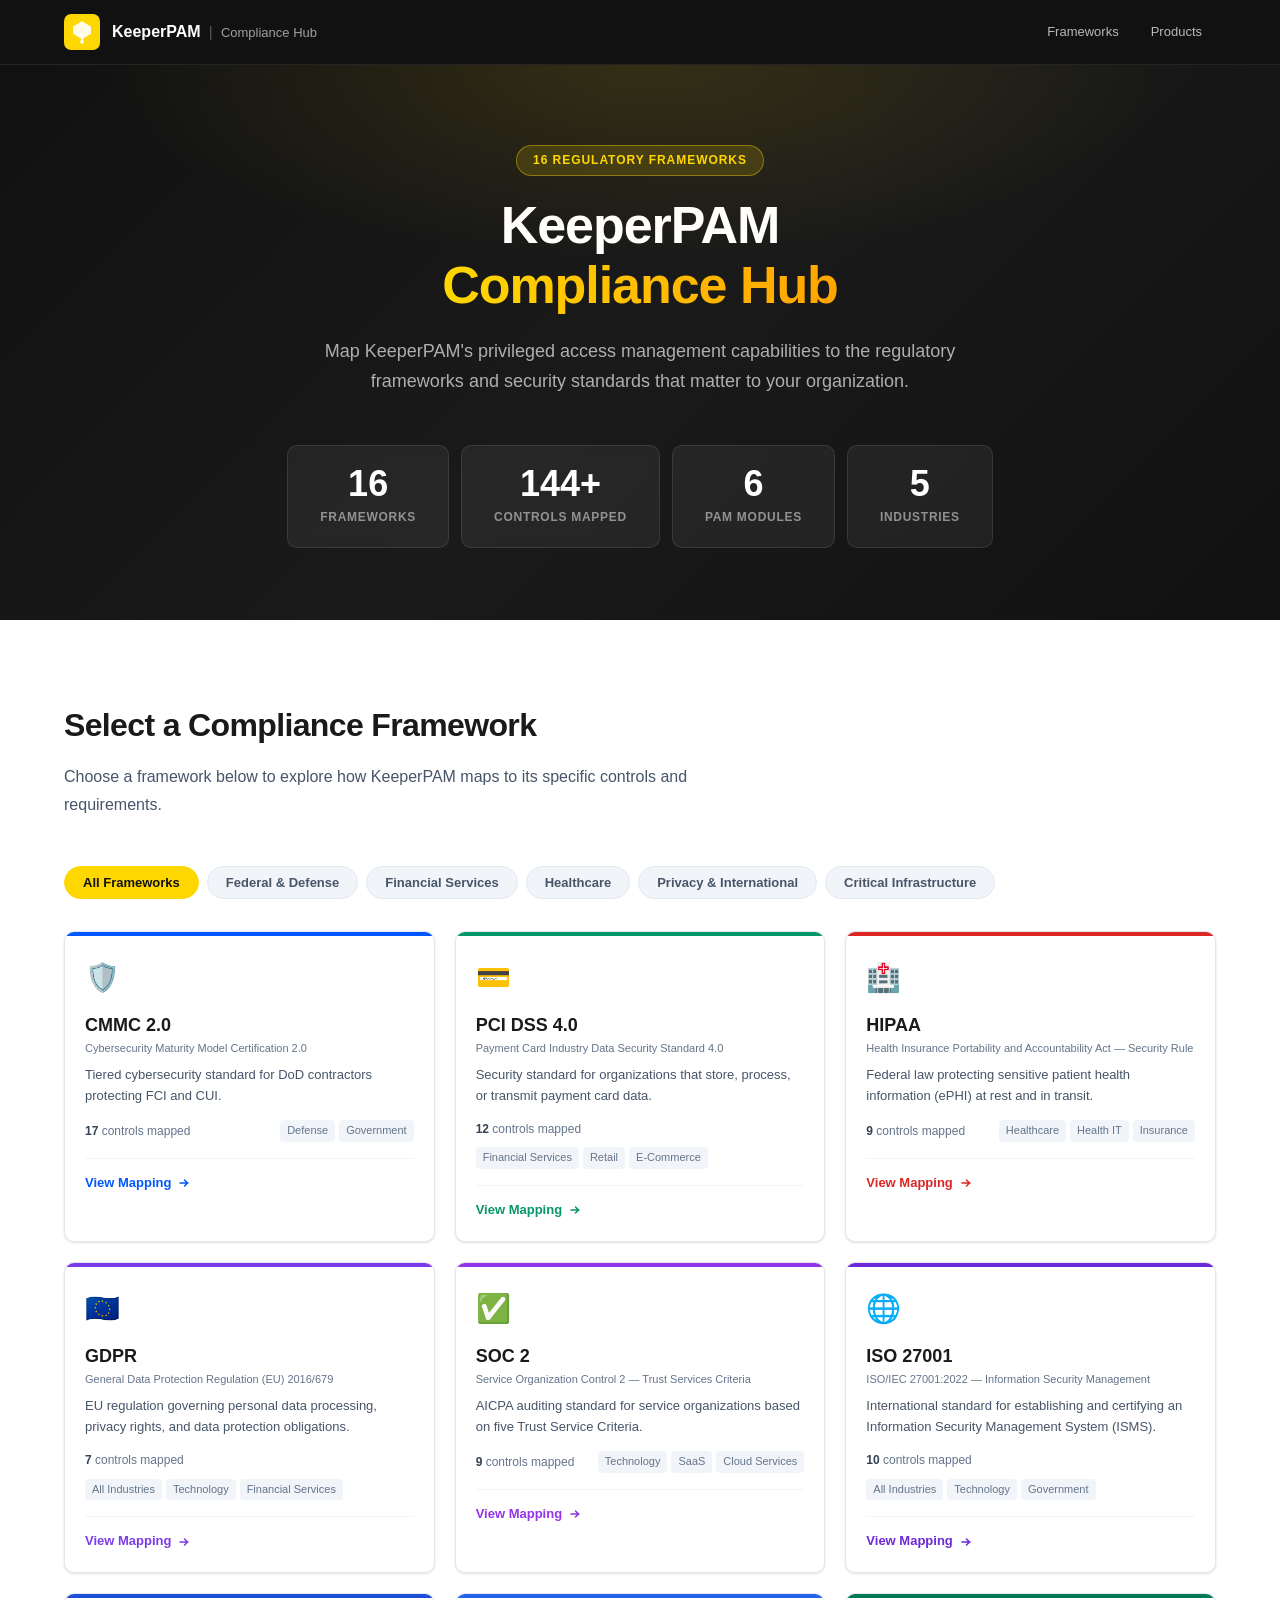
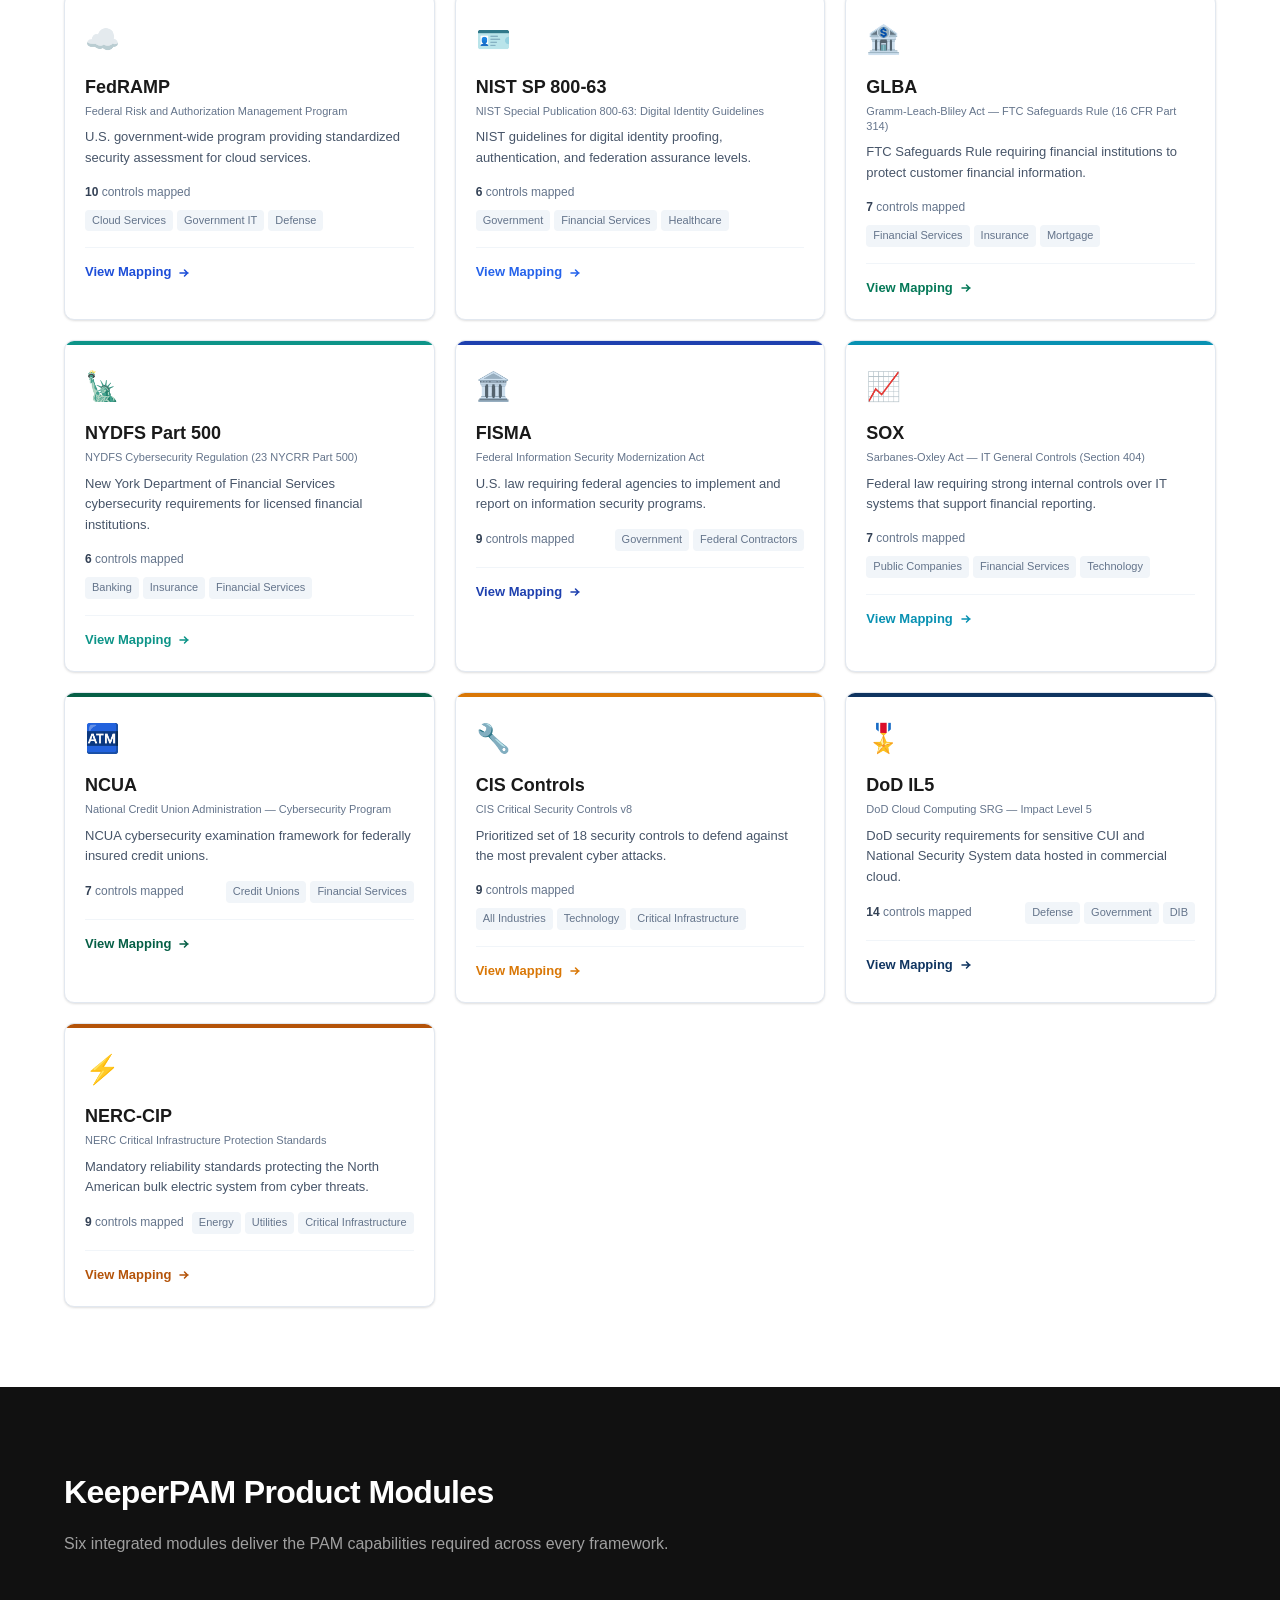
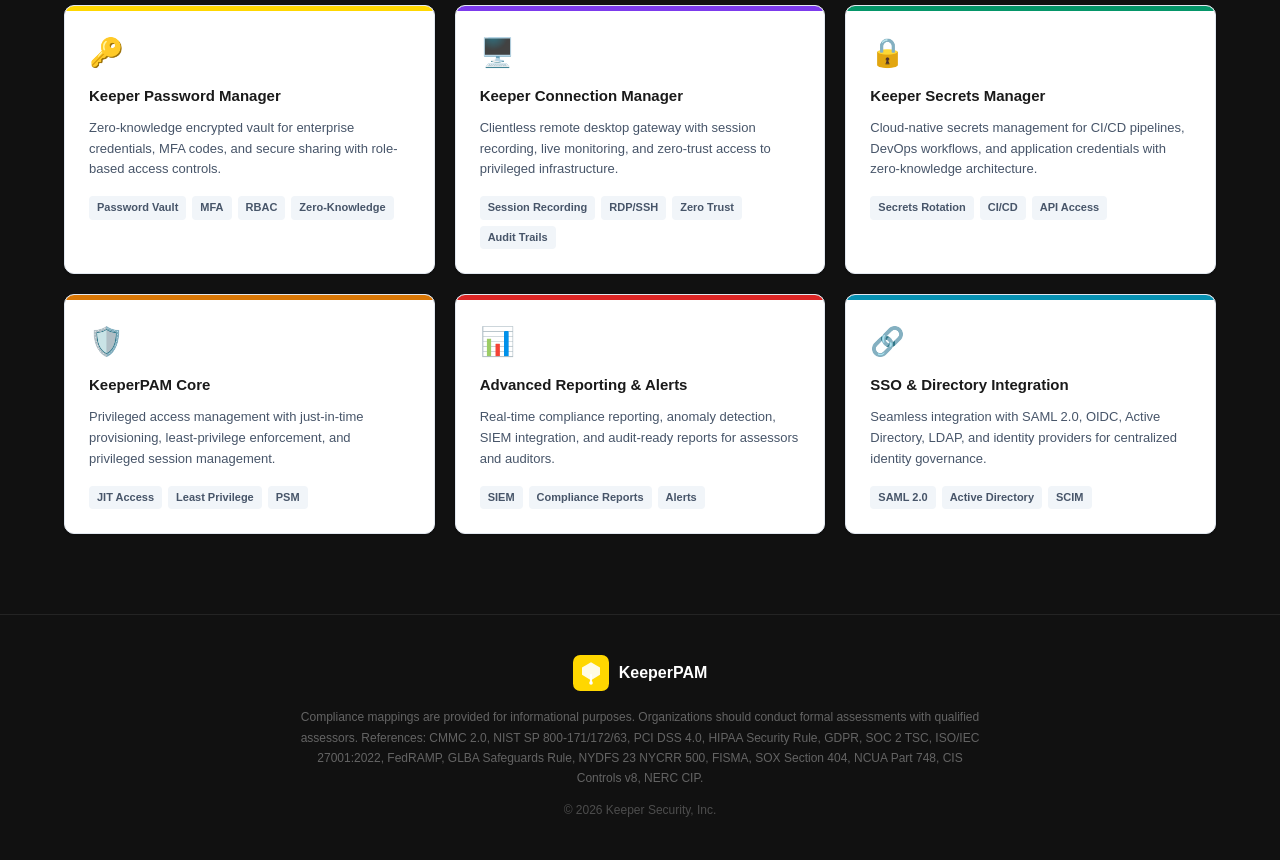
<file: index.html>
<!DOCTYPE html>
<html lang="en">
<head>
  <meta charset="UTF-8" />
  <meta name="viewport" content="width=device-width, initial-scale=1.0" />
  <title>KeeperPAM Compliance Hub</title>
  <link rel="stylesheet" href="styles.css" />
</head>
<body>

  <header class="site-header">
    <div class="container header-inner">
      <div class="logo-block">
        <svg class="logo-icon" viewBox="0 0 40 40" fill="none" xmlns="http://www.w3.org/2000/svg">
          <rect width="40" height="40" rx="8" fill="#FFD700"/>
          <path d="M20 8L10 14v8l10 6 10-6v-8L20 8z" fill="white" opacity="0.9"/>
          <path d="M20 22v8" stroke="white" stroke-width="2" stroke-linecap="round"/>
          <circle cx="20" cy="31" r="2" fill="white"/>
        </svg>
        <div>
          <span class="logo-primary">KeeperPAM</span>
          <span class="logo-divider">|</span>
          <span class="logo-secondary">Compliance Hub</span>
        </div>
      </div>
      <nav class="main-nav">
        <a href="#frameworks">Frameworks</a>
        <a href="#products">Products</a>
      </nav>
    </div>
  </header>

  <!-- Hero -->
  <section class="hub-hero">
    <div class="container">
      <div class="hero-badge">16 Regulatory Frameworks</div>
      <h1>KeeperPAM<br/><span class="hero-accent">Compliance Hub</span></h1>
      <p class="hero-sub">Map KeeperPAM's privileged access management capabilities to the regulatory frameworks and security standards that matter to your organization.</p>
      <div class="hero-stats">
        <div class="stat"><span class="stat-num">16</span><span class="stat-label">Frameworks</span></div>
        <div class="stat"><span class="stat-num">144+</span><span class="stat-label">Controls Mapped</span></div>
        <div class="stat"><span class="stat-num">6</span><span class="stat-label">PAM Modules</span></div>
        <div class="stat"><span class="stat-num">5</span><span class="stat-label">Industries</span></div>
      </div>
    </div>
  </section>

  <!-- Framework Grid -->
  <section id="frameworks" class="section section-light">
    <div class="container">
      <h2 class="section-title">Select a Compliance Framework</h2>
      <p class="section-intro">Choose a framework below to explore how KeeperPAM maps to its specific controls and requirements.</p>

      <!-- Category Filters -->
      <div class="category-filters" id="categoryFilters">
        <button class="cat-btn active" data-cat="all">All Frameworks</button>
        <button class="cat-btn" data-cat="federal">Federal &amp; Defense</button>
        <button class="cat-btn" data-cat="financial">Financial Services</button>
        <button class="cat-btn" data-cat="healthcare">Healthcare</button>
        <button class="cat-btn" data-cat="international">Privacy &amp; International</button>
        <button class="cat-btn" data-cat="infrastructure">Critical Infrastructure</button>
      </div>

      <div class="frameworks-grid" id="frameworksGrid">
        <!-- Populated by JS -->
      </div>
    </div>
  </section>

  <!-- Products -->
  <section id="products" class="section section-dark">
    <div class="container">
      <h2 class="section-title">KeeperPAM Product Modules</h2>
      <p class="section-intro">Six integrated modules deliver the PAM capabilities required across every framework.</p>
      <div class="card-grid three-col">
        <div class="product-card"><div class="product-color-bar bar-blue"></div><div class="product-icon">🔑</div><h3>Keeper Password Manager</h3><p>Zero-knowledge encrypted vault for enterprise credentials, MFA codes, and secure sharing with role-based access controls.</p><div class="product-tags"><span class="tag">Password Vault</span><span class="tag">MFA</span><span class="tag">RBAC</span><span class="tag">Zero-Knowledge</span></div></div>
        <div class="product-card"><div class="product-color-bar bar-purple"></div><div class="product-icon">🖥️</div><h3>Keeper Connection Manager</h3><p>Clientless remote desktop gateway with session recording, live monitoring, and zero-trust access to privileged infrastructure.</p><div class="product-tags"><span class="tag">Session Recording</span><span class="tag">RDP/SSH</span><span class="tag">Zero Trust</span><span class="tag">Audit Trails</span></div></div>
        <div class="product-card"><div class="product-color-bar bar-green"></div><div class="product-icon">🔒</div><h3>Keeper Secrets Manager</h3><p>Cloud-native secrets management for CI/CD pipelines, DevOps workflows, and application credentials with zero-knowledge architecture.</p><div class="product-tags"><span class="tag">Secrets Rotation</span><span class="tag">CI/CD</span><span class="tag">API Access</span></div></div>
        <div class="product-card"><div class="product-color-bar bar-orange"></div><div class="product-icon">🛡️</div><h3>KeeperPAM Core</h3><p>Privileged access management with just-in-time provisioning, least-privilege enforcement, and privileged session management.</p><div class="product-tags"><span class="tag">JIT Access</span><span class="tag">Least Privilege</span><span class="tag">PSM</span></div></div>
        <div class="product-card"><div class="product-color-bar bar-red"></div><div class="product-icon">📊</div><h3>Advanced Reporting &amp; Alerts</h3><p>Real-time compliance reporting, anomaly detection, SIEM integration, and audit-ready reports for assessors and auditors.</p><div class="product-tags"><span class="tag">SIEM</span><span class="tag">Compliance Reports</span><span class="tag">Alerts</span></div></div>
        <div class="product-card"><div class="product-color-bar bar-teal"></div><div class="product-icon">🔗</div><h3>SSO &amp; Directory Integration</h3><p>Seamless integration with SAML 2.0, OIDC, Active Directory, LDAP, and identity providers for centralized identity governance.</p><div class="product-tags"><span class="tag">SAML 2.0</span><span class="tag">Active Directory</span><span class="tag">SCIM</span></div></div>
      </div>
    </div>
  </section>

  <footer class="site-footer">
    <div class="container footer-inner">
      <div class="footer-logo">
        <svg class="logo-icon" viewBox="0 0 40 40" fill="none"><rect width="40" height="40" rx="8" fill="#FFD700"/><path d="M20 8L10 14v8l10 6 10-6v-8L20 8z" fill="white" opacity="0.9"/><path d="M20 22v8" stroke="white" stroke-width="2" stroke-linecap="round"/><circle cx="20" cy="31" r="2" fill="white"/></svg>
        <span>KeeperPAM</span>
      </div>
      <p class="footer-note">Compliance mappings are provided for informational purposes. Organizations should conduct formal assessments with qualified assessors. References: CMMC 2.0, NIST SP 800-171/172/63, PCI DSS 4.0, HIPAA Security Rule, GDPR, SOC 2 TSC, ISO/IEC 27001:2022, FedRAMP, GLBA Safeguards Rule, NYDFS 23 NYCRR 500, FISMA, SOX Section 404, NCUA Part 748, CIS Controls v8, NERC CIP.</p>
      <p class="footer-copy">&copy; 2026 Keeper Security, Inc.</p>
    </div>
  </footer>

  <script src="frameworks-index.js"></script>
  <script src="landing.js"></script>
</body>
</html>
</file>
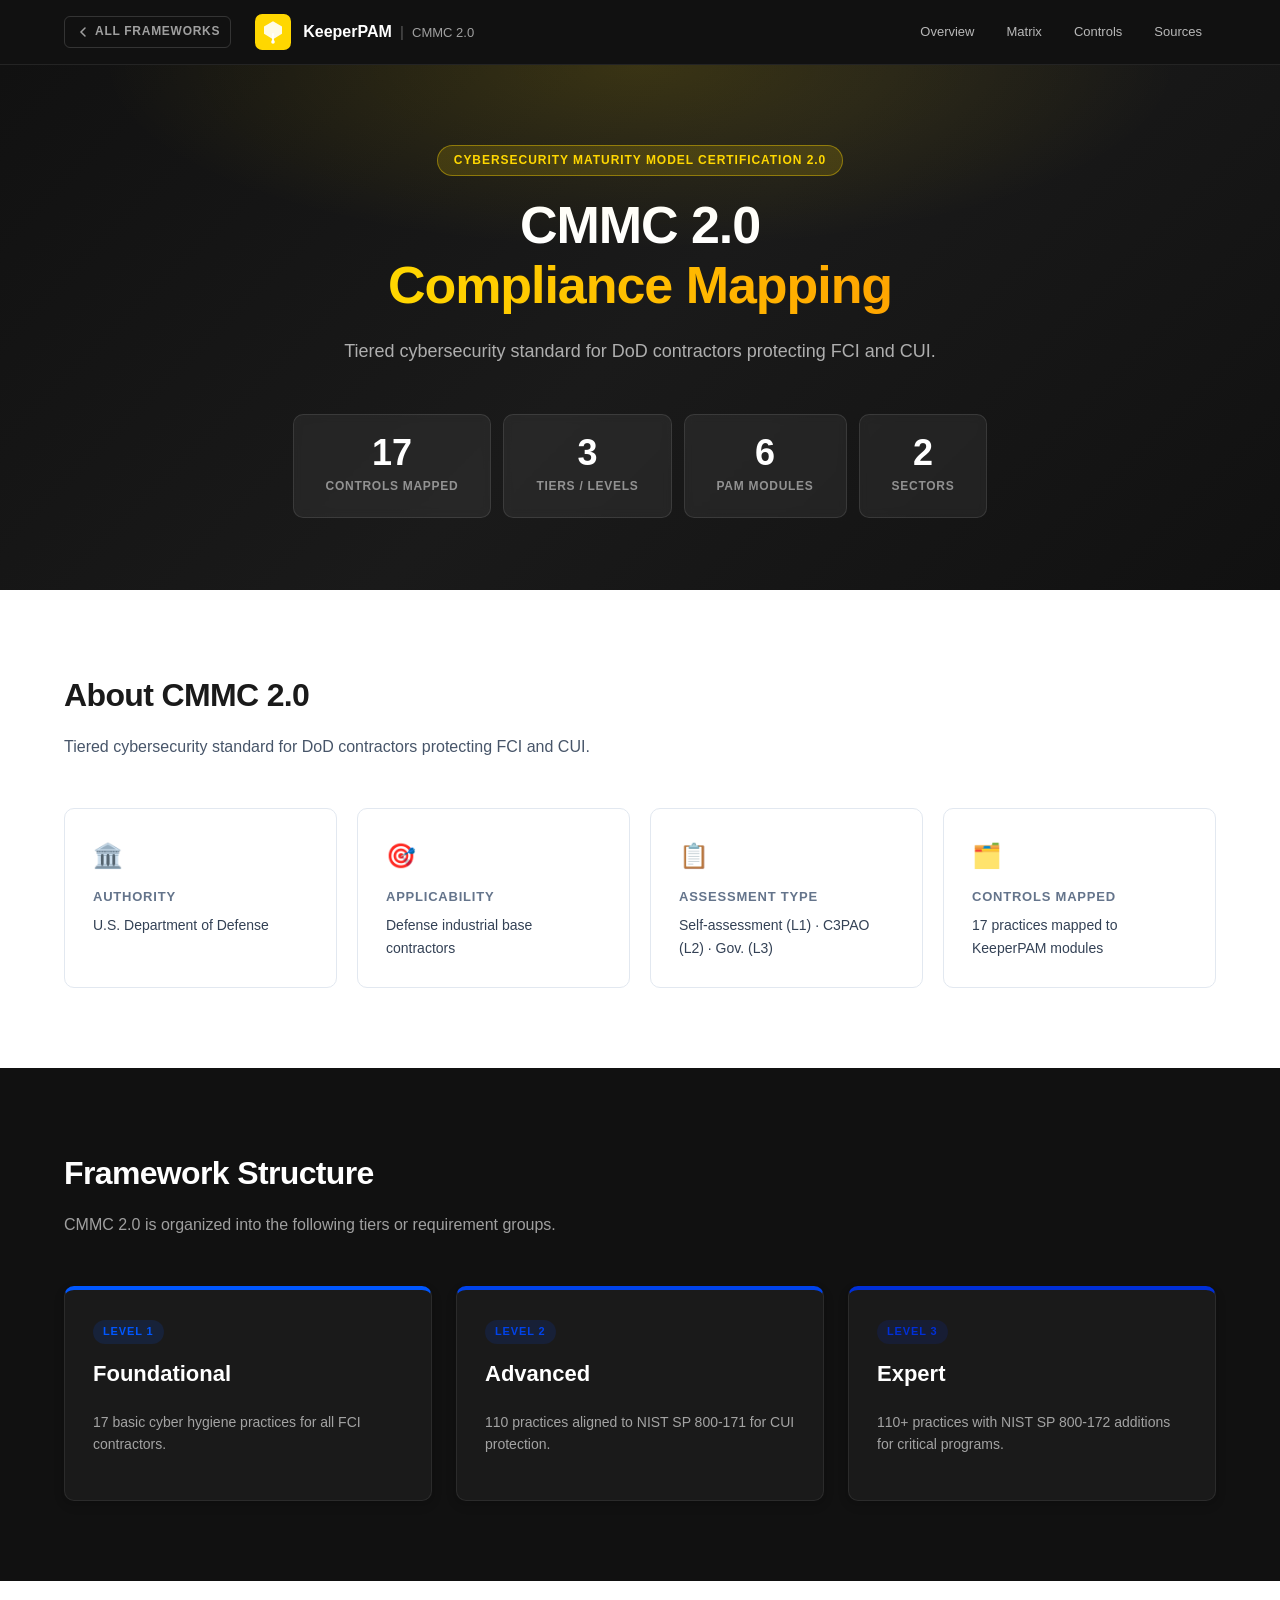
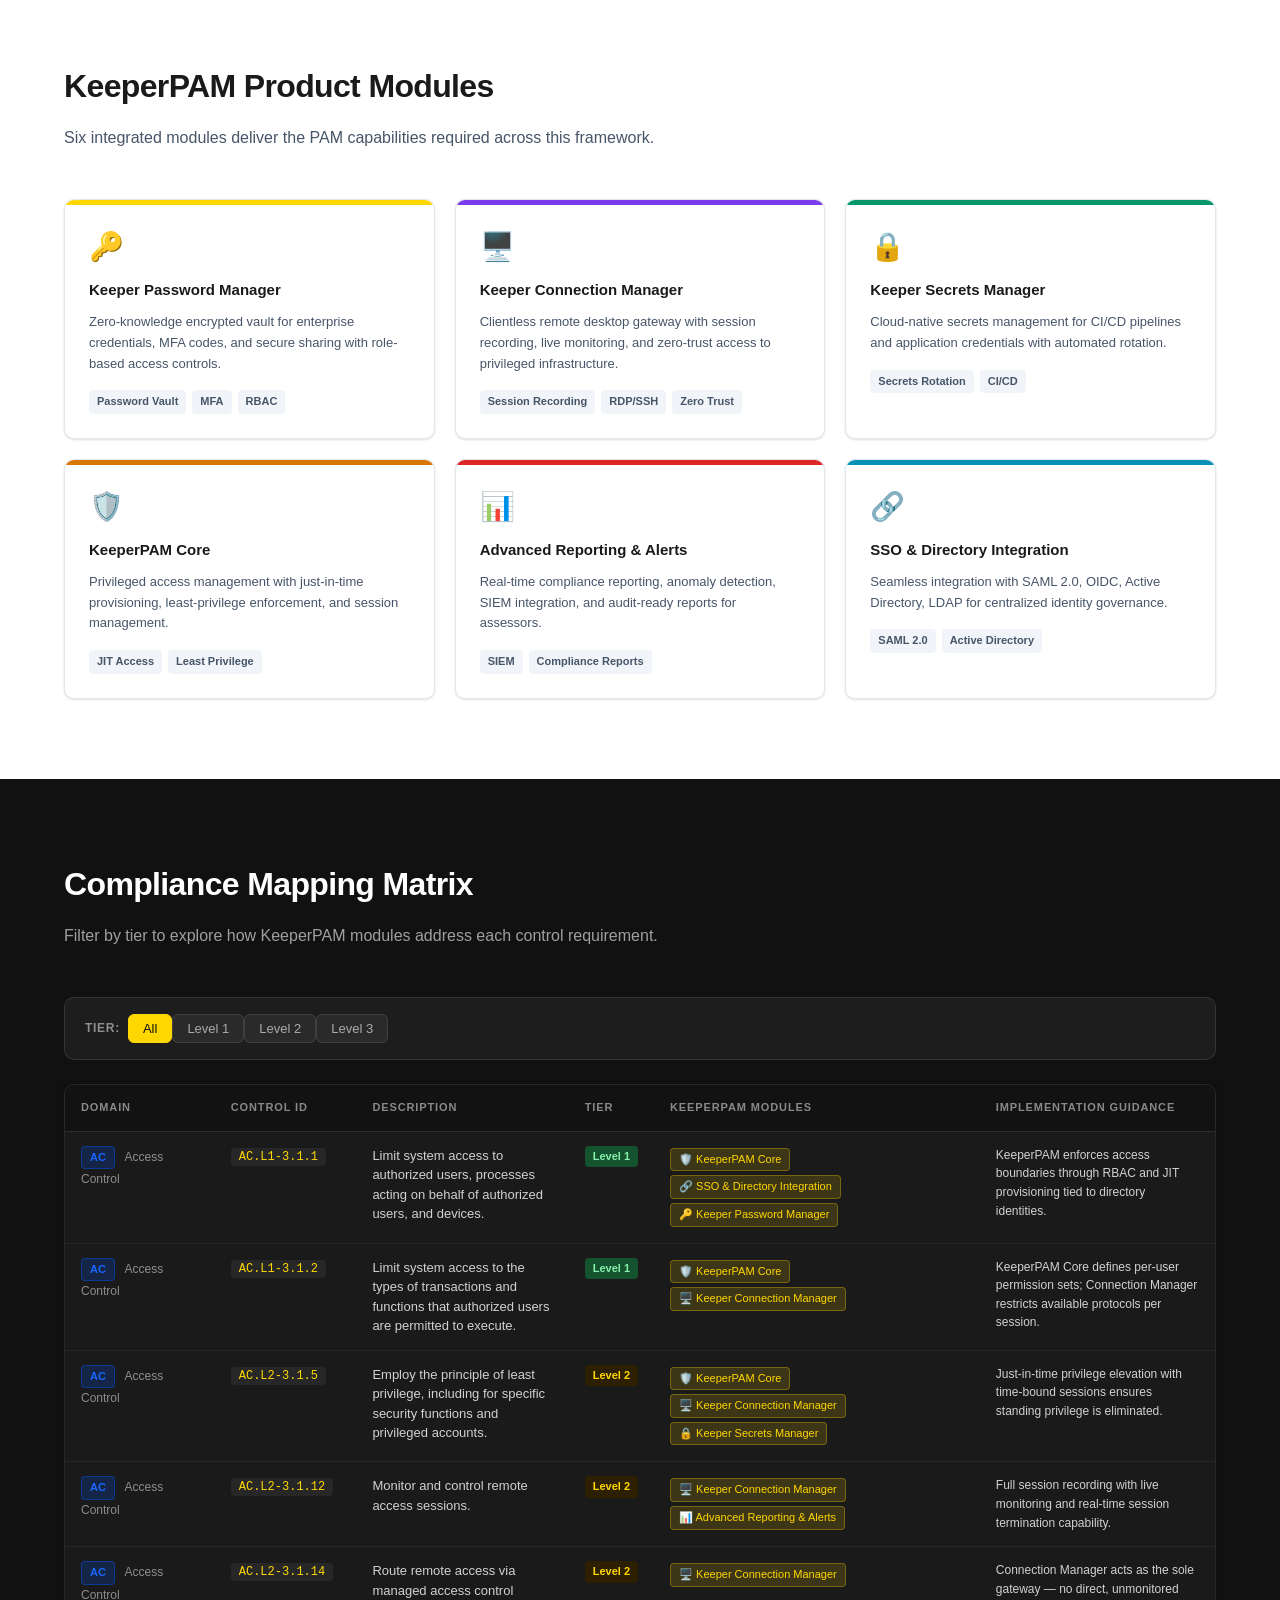
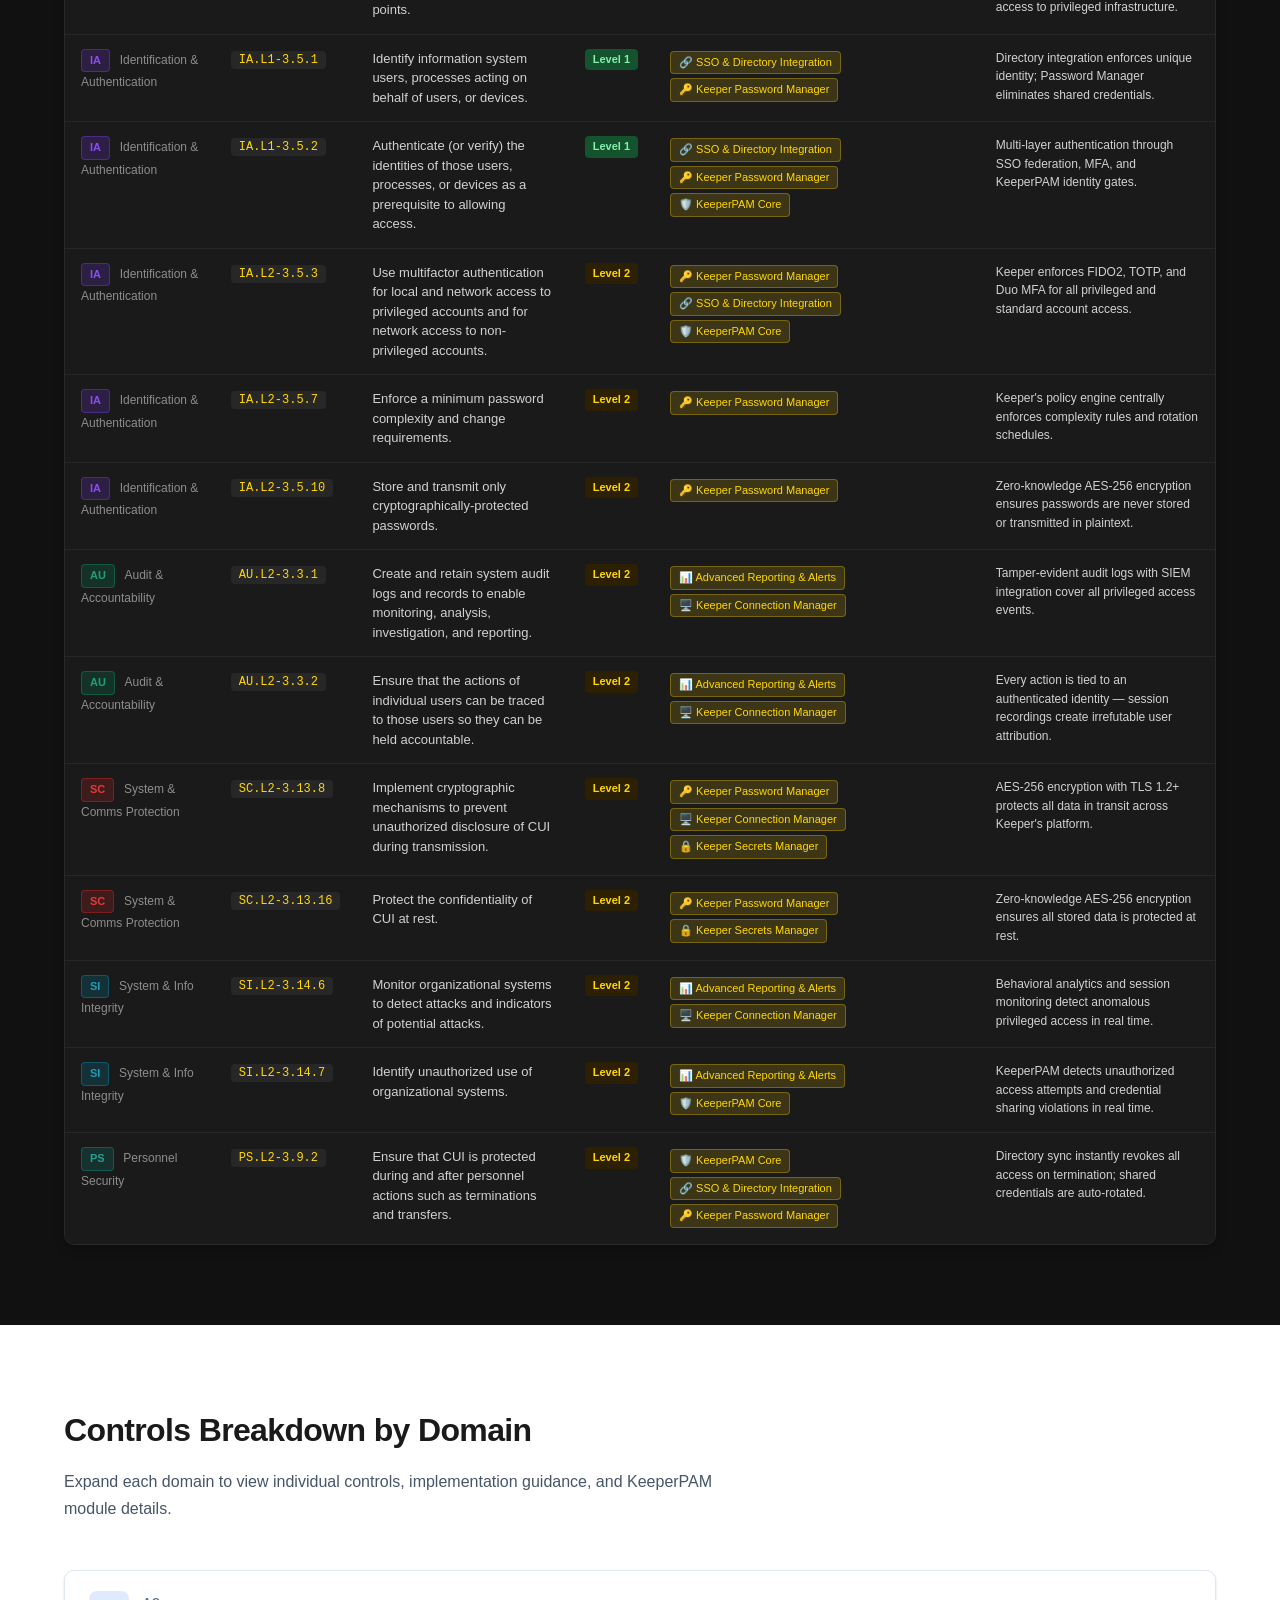
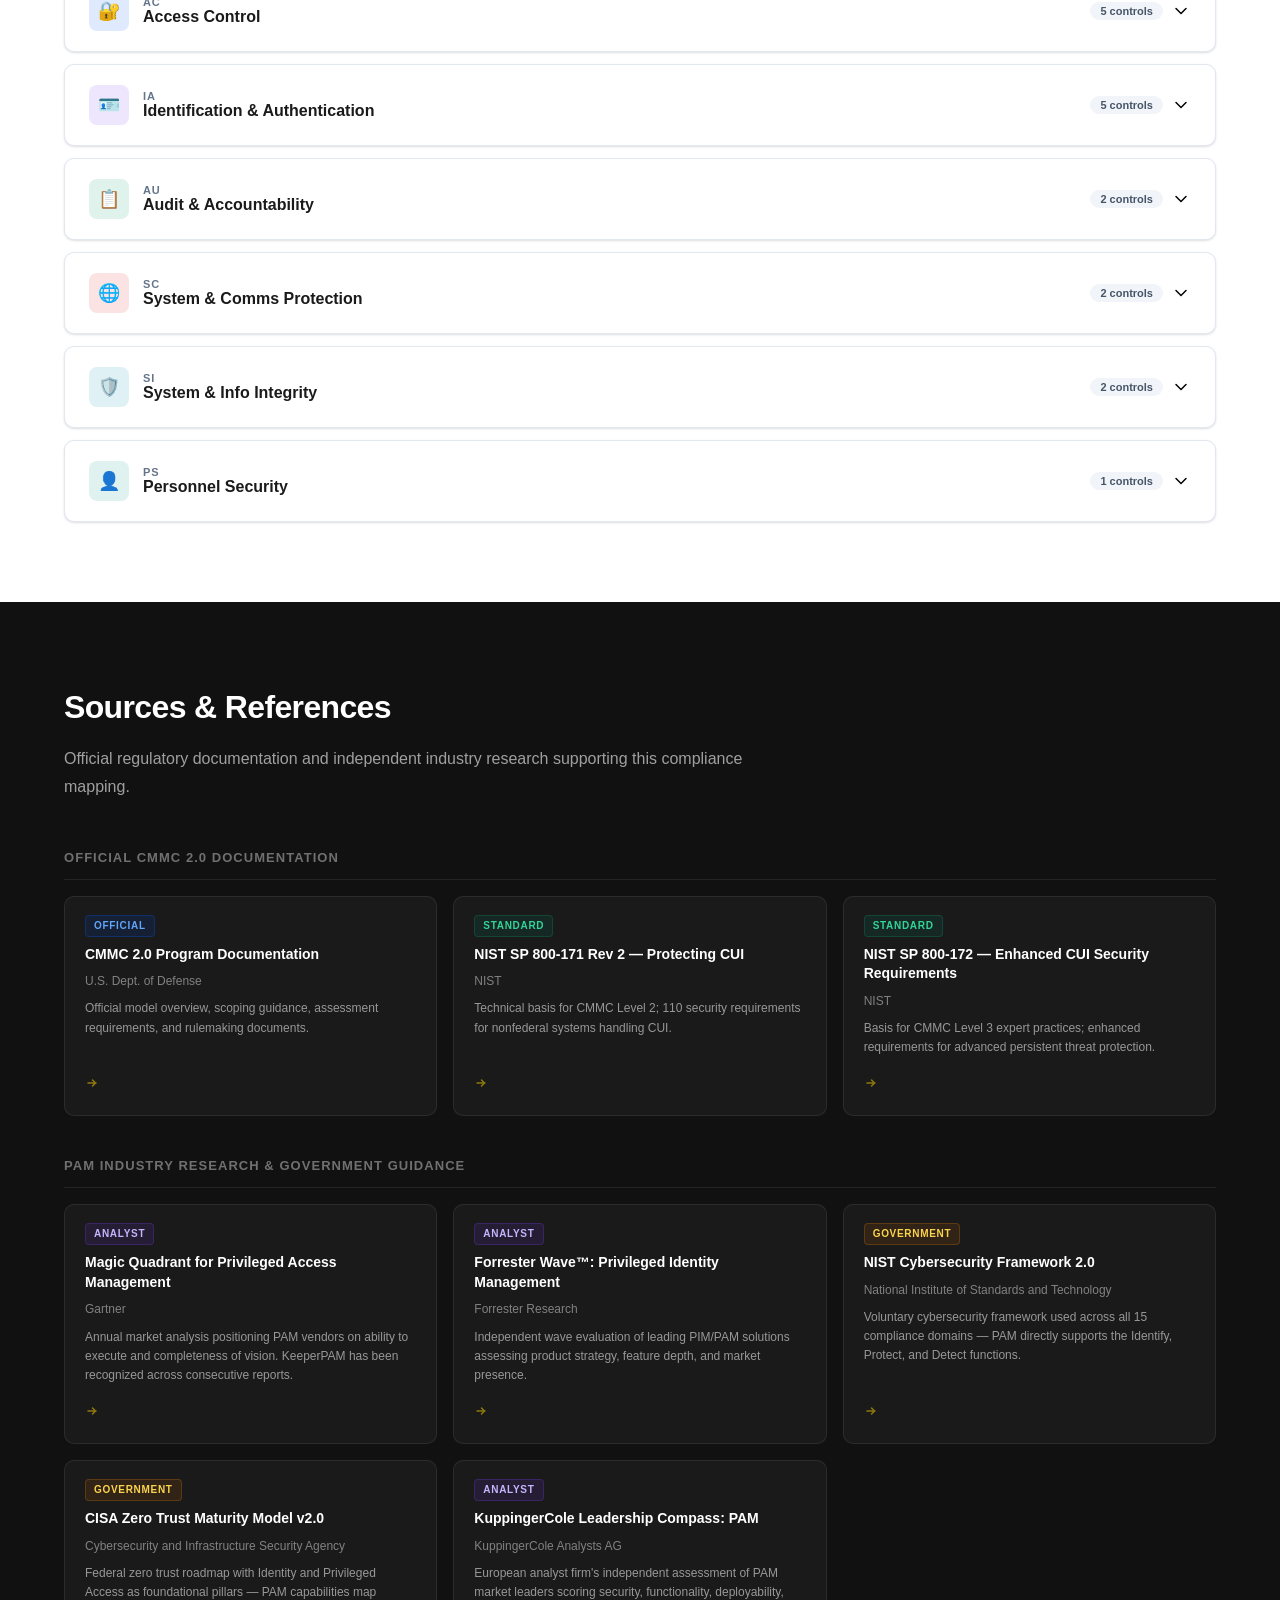
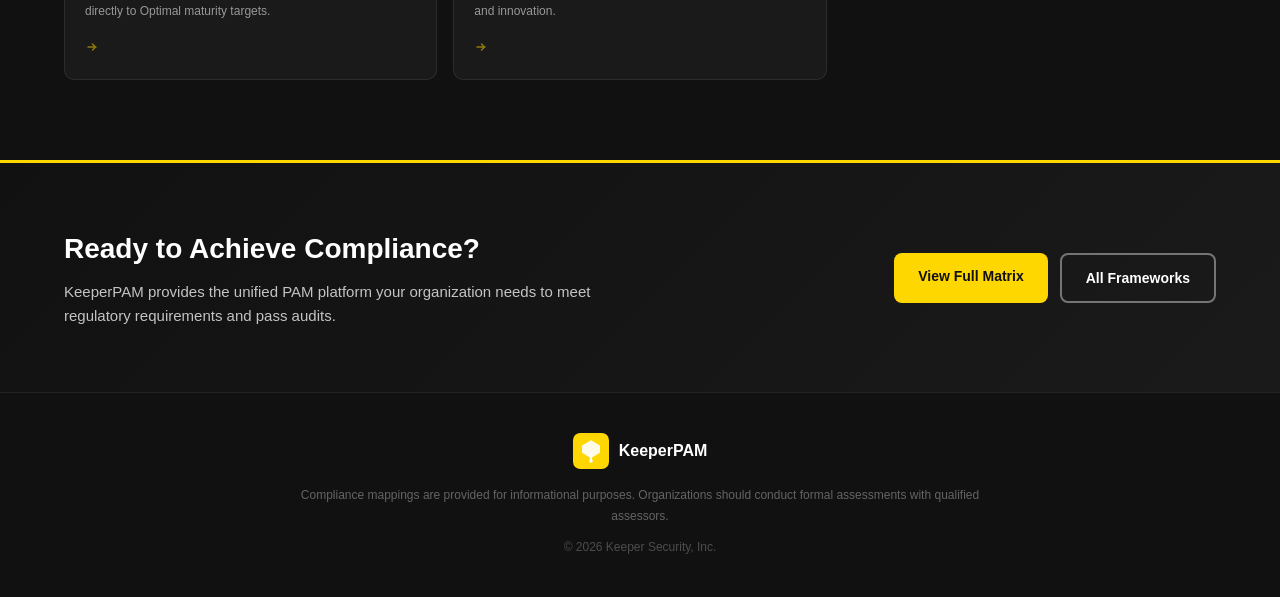
<file: compliance.html>
<!DOCTYPE html>
<html lang="en">
<head>
  <meta charset="UTF-8" />
  <meta name="viewport" content="width=device-width, initial-scale=1.0" />
  <title>Compliance Mapping – KeeperPAM</title>
  <link rel="stylesheet" href="styles.css" />
</head>
<body>

  <header class="site-header">
    <div class="container header-inner">
      <div class="logo-block">
        <a href="index.html" class="back-link">
          <svg width="16" height="16" viewBox="0 0 16 16" fill="none"><path d="M10 12L6 8l4-4" stroke="currentColor" stroke-width="1.5" stroke-linecap="round"/></svg>
          All Frameworks
        </a>
        <svg class="logo-icon" viewBox="0 0 40 40" fill="none" xmlns="http://www.w3.org/2000/svg">
          <rect width="40" height="40" rx="8" fill="#FFD700"/>
          <path d="M20 8L10 14v8l10 6 10-6v-8L20 8z" fill="white" opacity="0.9"/>
          <path d="M20 22v8" stroke="white" stroke-width="2" stroke-linecap="round"/>
          <circle cx="20" cy="31" r="2" fill="white"/>
        </svg>
        <div>
          <span class="logo-primary">KeeperPAM</span>
          <span class="logo-divider">|</span>
          <span class="logo-secondary" id="headerFrameworkName">Compliance Mapping</span>
        </div>
      </div>
      <nav class="main-nav">
        <a href="#overview">Overview</a>
        <a href="#matrix">Matrix</a>
        <a href="#controls">Controls</a>
        <a href="#sources">Sources</a>
      </nav>
    </div>
  </header>

  <!-- Hero -->
  <section class="hero" id="heroSection">
    <div class="container">
      <div class="hero-badge" id="heroBadge">Framework</div>
      <h1 id="heroTitle">Compliance Mapping</h1>
      <p class="hero-sub" id="heroDesc">Loading framework data...</p>
      <div class="hero-stats" id="heroStats"></div>
    </div>
  </section>

  <!-- Overview -->
  <section id="overview" class="section section-light">
    <div class="container">
      <h2 class="section-title" id="overviewTitle">About the Framework</h2>
      <p class="section-intro" id="overviewDesc"></p>
      <div class="card-grid four-col" id="overviewCards"></div>
    </div>
  </section>

  <!-- Tiers / Levels -->
  <section class="section section-dark" id="tiersSection">
    <div class="container">
      <h2 class="section-title" id="tiersTitle">Framework Structure</h2>
      <p class="section-intro" id="tiersDesc"></p>
      <div class="levels-grid" id="tiersGrid"></div>
    </div>
  </section>

  <!-- KeeperPAM Products (static) -->
  <section class="section section-light">
    <div class="container">
      <h2 class="section-title">KeeperPAM Product Modules</h2>
      <p class="section-intro">Six integrated modules deliver the PAM capabilities required across this framework.</p>
      <div class="card-grid three-col">
        <div class="product-card"><div class="product-color-bar bar-blue"></div><div class="product-icon">🔑</div><h3>Keeper Password Manager</h3><p>Zero-knowledge encrypted vault for enterprise credentials, MFA codes, and secure sharing with role-based access controls.</p><div class="product-tags"><span class="tag">Password Vault</span><span class="tag">MFA</span><span class="tag">RBAC</span></div></div>
        <div class="product-card"><div class="product-color-bar bar-purple"></div><div class="product-icon">🖥️</div><h3>Keeper Connection Manager</h3><p>Clientless remote desktop gateway with session recording, live monitoring, and zero-trust access to privileged infrastructure.</p><div class="product-tags"><span class="tag">Session Recording</span><span class="tag">RDP/SSH</span><span class="tag">Zero Trust</span></div></div>
        <div class="product-card"><div class="product-color-bar bar-green"></div><div class="product-icon">🔒</div><h3>Keeper Secrets Manager</h3><p>Cloud-native secrets management for CI/CD pipelines and application credentials with automated rotation.</p><div class="product-tags"><span class="tag">Secrets Rotation</span><span class="tag">CI/CD</span></div></div>
        <div class="product-card"><div class="product-color-bar bar-orange"></div><div class="product-icon">🛡️</div><h3>KeeperPAM Core</h3><p>Privileged access management with just-in-time provisioning, least-privilege enforcement, and session management.</p><div class="product-tags"><span class="tag">JIT Access</span><span class="tag">Least Privilege</span></div></div>
        <div class="product-card"><div class="product-color-bar bar-red"></div><div class="product-icon">📊</div><h3>Advanced Reporting &amp; Alerts</h3><p>Real-time compliance reporting, anomaly detection, SIEM integration, and audit-ready reports for assessors.</p><div class="product-tags"><span class="tag">SIEM</span><span class="tag">Compliance Reports</span></div></div>
        <div class="product-card"><div class="product-color-bar bar-teal"></div><div class="product-icon">🔗</div><h3>SSO &amp; Directory Integration</h3><p>Seamless integration with SAML 2.0, OIDC, Active Directory, LDAP for centralized identity governance.</p><div class="product-tags"><span class="tag">SAML 2.0</span><span class="tag">Active Directory</span></div></div>
      </div>
    </div>
  </section>

  <!-- Compliance Matrix -->
  <section id="matrix" class="section section-dark">
    <div class="container">
      <h2 class="section-title">Compliance Mapping Matrix</h2>
      <p class="section-intro">Filter by tier to explore how KeeperPAM modules address each control requirement.</p>
      <div class="filter-bar">
        <div class="filter-group">
          <label>Tier:</label>
          <div id="tierFilters"></div>
        </div>
      </div>
      <div class="matrix-table-wrap">
        <table class="matrix-table" id="matrixTable">
          <thead>
            <tr>
              <th>Domain</th>
              <th>Control ID</th>
              <th>Description</th>
              <th>Tier</th>
              <th>KeeperPAM Modules</th>
              <th>Implementation Guidance</th>
            </tr>
          </thead>
          <tbody id="matrixBody"></tbody>
        </table>
      </div>
    </div>
  </section>

  <!-- Domain Controls Accordion -->
  <section id="controls" class="section section-light">
    <div class="container">
      <h2 class="section-title">Controls Breakdown by Domain</h2>
      <p class="section-intro">Expand each domain to view individual controls, implementation guidance, and KeeperPAM module details.</p>
      <div id="accordionContainer" class="accordion-container"></div>
    </div>
  </section>

  <!-- Sources & References -->
  <section id="sources" class="section section-dark">
    <div class="container">
      <h2 class="section-title">Sources &amp; References</h2>
      <p class="section-intro">Official regulatory documentation and independent industry research supporting this compliance mapping.</p>
      <div id="sourcesContainer"></div>
    </div>
  </section>

  <!-- CTA -->
  <section class="cta-section">
    <div class="container cta-inner">
      <div>
        <h2>Ready to Achieve Compliance?</h2>
        <p>KeeperPAM provides the unified PAM platform your organization needs to meet regulatory requirements and pass audits.</p>
      </div>
      <div class="cta-buttons">
        <a href="#matrix" class="btn btn-primary">View Full Matrix</a>
        <a href="index.html" class="btn btn-outline">All Frameworks</a>
      </div>
    </div>
  </section>

  <footer class="site-footer">
    <div class="container footer-inner">
      <div class="footer-logo">
        <svg class="logo-icon" viewBox="0 0 40 40" fill="none"><rect width="40" height="40" rx="8" fill="#FFD700"/><path d="M20 8L10 14v8l10 6 10-6v-8L20 8z" fill="white" opacity="0.9"/><path d="M20 22v8" stroke="white" stroke-width="2" stroke-linecap="round"/><circle cx="20" cy="31" r="2" fill="white"/></svg>
        <span>KeeperPAM</span>
      </div>
      <p class="footer-note">Compliance mappings are provided for informational purposes. Organizations should conduct formal assessments with qualified assessors.</p>
      <p class="footer-copy">&copy; 2026 Keeper Security, Inc.</p>
    </div>
  </footer>

  <!-- Data scripts – all loaded, only active framework is used -->
  <script src="frameworks-index.js"></script>
  <script src="sources-data.js"></script>
  <script src="data-cmmc.js"></script>
  <script src="data-pci.js"></script>
  <script src="data-hipaa.js"></script>
  <script src="data-gdpr.js"></script>
  <script src="data-soc2.js"></script>
  <script src="data-iso27001.js"></script>
  <script src="data-fedramp.js"></script>
  <script src="data-nist80063.js"></script>
  <script src="data-glba.js"></script>
  <script src="data-nydfs.js"></script>
  <script src="data-fisma.js"></script>
  <script src="data-sox.js"></script>
  <script src="data-ncua.js"></script>
  <script src="data-cis.js"></script>
  <script src="data-nerccip.js"></script>
  <script src="data-il5.js"></script>
  <script src="compliance-app.js"></script>
</body>
</html>
</file>
<file: styles.css>
/* ═══════════════════════════════════════════════════════════════
   KeeperPAM Compliance Hub — Stylesheet
   ═══════════════════════════════════════════════════════════════ */

/* ── Reset & Base ──────────────────────────────────────────── */
*, *::before, *::after { box-sizing: border-box; margin: 0; padding: 0; }

:root {
  --yellow: #FFD700;
  --yellow-dark: #111111;
  --yellow-mid: #9A6700;
  --yellow-light: #FFFBEB;
  /* keep --blue for category card fallbacks */
  --blue: #0057FF;
  --blue-light: #EEF3FF;
  --purple: #7C3AED;
  --purple-light: #F5F0FF;
  --green: #059669;
  --green-light: #ECFDF5;
  --orange: #D97706;
  --orange-light: #FFFBEB;
  --red: #DC2626;
  --teal: #0891B2;
  --slate-50: #F8FAFC;
  --slate-100: #F1F5F9;
  --slate-200: #E2E8F0;
  --slate-300: #CBD5E1;
  --slate-500: #64748B;
  --slate-600: #475569;
  --slate-700: #334155;
  --slate-800: #1A1A1A;
  --slate-900: #111111;
  --white: #FFFFFF;
  --font: -apple-system, BlinkMacSystemFont, "Segoe UI", Roboto, "Helvetica Neue", Arial, sans-serif;
  --mono: "SF Mono", "Fira Code", "Cascadia Code", Consolas, monospace;
  --radius: 10px;
  --shadow-sm: 0 1px 3px rgba(0,0,0,.08), 0 1px 2px rgba(0,0,0,.06);
  --shadow: 0 4px 12px rgba(0,0,0,.1), 0 2px 4px rgba(0,0,0,.06);
  --shadow-lg: 0 20px 40px rgba(0,0,0,.12), 0 8px 16px rgba(0,0,0,.06);
}

html { scroll-behavior: smooth; }

body {
  font-family: var(--font);
  color: var(--slate-800);
  background: var(--slate-50);
  line-height: 1.6;
  font-size: 15px;
}

a { color: var(--yellow-mid); text-decoration: none; }
a:hover { text-decoration: underline; }

.container {
  max-width: 1200px;
  margin: 0 auto;
  padding: 0 24px;
}

/* ── Header ────────────────────────────────────────────────── */
.site-header {
  background: var(--slate-900);
  border-bottom: 1px solid rgba(255,255,255,.08);
  position: sticky;
  top: 0;
  z-index: 100;
  backdrop-filter: blur(8px);
}

.header-inner {
  display: flex;
  align-items: center;
  justify-content: space-between;
  height: 64px;
  gap: 24px;
}

.logo-block {
  display: flex;
  align-items: center;
  gap: 12px;
  flex-shrink: 0;
}

.logo-icon { width: 36px; height: 36px; }

.logo-primary {
  font-size: 16px;
  font-weight: 700;
  color: var(--white);
}

.logo-divider {
  color: rgba(255,255,255,.3);
  margin: 0 4px;
}

.logo-secondary {
  font-size: 13px;
  color: rgba(255,255,255,.6);
}

.main-nav {
  display: flex;
  gap: 4px;
}

.main-nav a {
  color: rgba(255,255,255,.7);
  font-size: 13px;
  font-weight: 500;
  padding: 6px 14px;
  border-radius: 6px;
  transition: all .15s;
}

.main-nav a:hover {
  color: var(--white);
  background: rgba(255,255,255,.1);
  text-decoration: none;
}

/* ── Hero ──────────────────────────────────────────────────── */
.hero {
  background: linear-gradient(135deg, #111111 0%, #1A1A1A 50%, #111111 100%);
  padding: 80px 0 72px;
  text-align: center;
  position: relative;
  overflow: hidden;
}

.hero::before {
  content: "";
  position: absolute;
  inset: 0;
  background: radial-gradient(ellipse 60% 50% at 50% 0%, rgba(255,215,0,.15) 0%, transparent 70%);
  pointer-events: none;
}

.hero-badge {
  display: inline-block;
  background: rgba(255,215,0,.15);
  border: 1px solid rgba(255,215,0,.4);
  color: #FFD700;
  font-size: 12px;
  font-weight: 600;
  letter-spacing: .08em;
  text-transform: uppercase;
  padding: 5px 16px;
  border-radius: 20px;
  margin-bottom: 20px;
}

.hero h1 {
  font-size: clamp(28px, 5vw, 52px);
  font-weight: 800;
  color: var(--white);
  line-height: 1.15;
  margin-bottom: 20px;
  letter-spacing: -.02em;
}

.hero-accent {
  background: linear-gradient(90deg, #FFD700, #FFA500);
  -webkit-background-clip: text;
  background-clip: text;
  -webkit-text-fill-color: transparent;
}

.hero-sub {
  color: rgba(255,255,255,.65);
  font-size: 18px;
  max-width: 640px;
  margin: 0 auto 48px;
  line-height: 1.7;
}

.hero-stats {
  display: flex;
  justify-content: center;
  gap: 12px;
  flex-wrap: wrap;
}

.stat {
  background: rgba(255,255,255,.06);
  border: 1px solid rgba(255,255,255,.1);
  border-radius: var(--radius);
  padding: 20px 32px;
  min-width: 120px;
  backdrop-filter: blur(4px);
}

.stat-num {
  display: block;
  font-size: 36px;
  font-weight: 800;
  color: var(--white);
  line-height: 1;
  margin-bottom: 6px;
}

.stat-label {
  display: block;
  font-size: 12px;
  font-weight: 600;
  color: rgba(255,255,255,.5);
  letter-spacing: .06em;
  text-transform: uppercase;
}

/* ── Sections ──────────────────────────────────────────────── */
.section { padding: 80px 0; }
.section-light { background: var(--white); }
.section-dark { background: var(--slate-900); }

.section-title {
  font-size: clamp(22px, 3vw, 32px);
  font-weight: 800;
  letter-spacing: -.02em;
  margin-bottom: 12px;
}

.section-dark .section-title { color: var(--white); }
.section-dark .section-intro { color: rgba(255,255,255,.6); }

.section-intro {
  font-size: 16px;
  color: var(--slate-600);
  max-width: 680px;
  margin-bottom: 48px;
  line-height: 1.7;
}

/* ── Card Grid ─────────────────────────────────────────────── */
.card-grid { display: grid; gap: 20px; }
.three-col { grid-template-columns: repeat(auto-fit, minmax(300px, 1fr)); }

.card {
  border-radius: var(--radius);
  padding: 28px;
  border: 1px solid var(--slate-200);
}

.card-icon { font-size: 28px; margin-bottom: 12px; }
.card h3 { font-size: 16px; font-weight: 700; margin-bottom: 8px; }
.card p { font-size: 14px; color: var(--slate-600); line-height: 1.6; }

.card-blue { background: var(--blue-light); border-color: #BFDBFE; }
.card-purple { background: var(--purple-light); border-color: #DDD6FE; }
.card-green { background: var(--green-light); border-color: #A7F3D0; }

/* ── CMMC Level Cards ──────────────────────────────────────── */
.levels-grid {
  display: grid;
  grid-template-columns: repeat(auto-fit, minmax(300px, 1fr));
  gap: 24px;
}

.level-card {
  border-radius: var(--radius);
  overflow: hidden;
  background: var(--slate-800);
  border: 1px solid rgba(255,255,255,.08);
  box-shadow: var(--shadow);
  transition: transform .2s, box-shadow .2s;
}

.level-card:hover {
  transform: translateY(-4px);
  box-shadow: var(--shadow-lg);
}

.level-header {
  padding: 28px 28px 20px;
}

.level-badge {
  display: inline-block;
  font-size: 11px;
  font-weight: 700;
  letter-spacing: .08em;
  text-transform: uppercase;
  padding: 3px 10px;
  border-radius: 20px;
  margin-bottom: 12px;
}

.level-1 .level-header { border-top: 4px solid #22C55E; }
.level-1 .level-badge { background: #14532D; color: #86EFAC; }

.level-2 .level-header { border-top: 4px solid var(--yellow); }
.level-2 .level-badge { background: #2D2000; color: #FFD700; }

.level-3 .level-header { border-top: 4px solid var(--purple); }
.level-3 .level-badge { background: #3B0764; color: #C4B5FD; }

.level-header h3 {
  font-size: 22px;
  font-weight: 800;
  color: var(--white);
}

.level-body { padding: 0 28px 28px; }

.level-meta {
  display: flex;
  gap: 12px;
  flex-wrap: wrap;
  margin-bottom: 16px;
}

.meta-item {
  font-size: 12px;
  font-weight: 600;
  color: rgba(255,255,255,.5);
  background: rgba(255,255,255,.06);
  padding: 4px 10px;
  border-radius: 20px;
}

.meta-item strong { color: rgba(255,255,255,.9); }

.level-body p {
  font-size: 14px;
  color: rgba(255,255,255,.6);
  margin-bottom: 16px;
  line-height: 1.6;
}

.level-bullets {
  list-style: none;
  display: flex;
  flex-direction: column;
  gap: 6px;
  margin-bottom: 20px;
}

.level-bullets li {
  font-size: 13px;
  color: rgba(255,255,255,.75);
  padding-left: 18px;
  position: relative;
}

.level-bullets li::before {
  content: "✓";
  position: absolute;
  left: 0;
  color: #4ADE80;
  font-weight: 700;
}

.level-target {
  font-size: 12px;
  font-weight: 600;
  color: rgba(255,255,255,.4);
  border-top: 1px solid rgba(255,255,255,.08);
  padding-top: 16px;
  text-transform: uppercase;
  letter-spacing: .06em;
}

/* ── Product Cards ─────────────────────────────────────────── */
.product-card {
  background: var(--white);
  border: 1px solid var(--slate-200);
  border-radius: var(--radius);
  padding: 0 0 24px;
  overflow: hidden;
  box-shadow: var(--shadow-sm);
  transition: transform .2s, box-shadow .2s;
}

.product-card:hover {
  transform: translateY(-3px);
  box-shadow: var(--shadow);
}

.product-color-bar {
  height: 5px;
  border-radius: 0;
}

.bar-blue { background: var(--yellow); }
.bar-purple { background: var(--purple); }
.bar-green { background: var(--green); }
.bar-orange { background: var(--orange); }
.bar-red { background: var(--red); }
.bar-teal { background: var(--teal); }

.product-icon {
  font-size: 28px;
  padding: 20px 24px 8px;
}

.product-card h3 {
  font-size: 15px;
  font-weight: 700;
  padding: 0 24px 10px;
  color: var(--slate-800);
}

.product-card p {
  font-size: 13px;
  color: var(--slate-600);
  line-height: 1.6;
  padding: 0 24px 16px;
}

.product-tags {
  padding: 0 24px;
  display: flex;
  flex-wrap: wrap;
  gap: 6px;
}

.tag {
  font-size: 11px;
  font-weight: 600;
  background: var(--slate-100);
  color: var(--slate-600);
  padding: 3px 8px;
  border-radius: 4px;
}

/* ── Filter Bar ────────────────────────────────────────────── */
.filter-bar {
  display: flex;
  gap: 24px;
  align-items: center;
  flex-wrap: wrap;
  margin-bottom: 24px;
  padding: 16px 20px;
  background: rgba(255,255,255,.05);
  border: 1px solid rgba(255,255,255,.1);
  border-radius: var(--radius);
}

.filter-group {
  display: flex;
  align-items: center;
  gap: 8px;
}

.filter-group label {
  font-size: 12px;
  font-weight: 600;
  color: rgba(255,255,255,.5);
  text-transform: uppercase;
  letter-spacing: .06em;
  white-space: nowrap;
}

.filter-btn {
  background: rgba(255,255,255,.06);
  border: 1px solid rgba(255,255,255,.1);
  color: rgba(255,255,255,.6);
  padding: 6px 14px;
  border-radius: 6px;
  font-size: 13px;
  font-weight: 500;
  cursor: pointer;
  transition: all .15s;
  font-family: var(--font);
}

.filter-btn:hover {
  background: rgba(255,255,255,.1);
  color: var(--white);
}

.filter-btn.active {
  background: var(--yellow);
  border-color: var(--yellow);
  color: #111111;
}

/* ── Matrix Table ──────────────────────────────────────────── */
.matrix-table-wrap {
  overflow-x: auto;
  border-radius: var(--radius);
  border: 1px solid rgba(255,255,255,.1);
  box-shadow: var(--shadow);
}

.matrix-table {
  width: 100%;
  border-collapse: collapse;
  background: var(--slate-800);
  font-size: 13px;
}

.matrix-table thead {
  background: rgba(0,0,0,.3);
}

.matrix-table th {
  padding: 14px 16px;
  text-align: left;
  font-size: 11px;
  font-weight: 700;
  color: rgba(255,255,255,.5);
  letter-spacing: .08em;
  text-transform: uppercase;
  border-bottom: 1px solid rgba(255,255,255,.08);
  white-space: nowrap;
}

.matrix-table td {
  padding: 14px 16px;
  border-bottom: 1px solid rgba(255,255,255,.05);
  color: rgba(255,255,255,.8);
  vertical-align: top;
}

.matrix-table tr:hover td {
  background: rgba(255,255,255,.03);
}

.matrix-table tr:last-child td {
  border-bottom: none;
}

.domain-tag {
  display: inline-block;
  font-size: 11px;
  font-weight: 700;
  padding: 2px 8px;
  border-radius: 4px;
  background: color-mix(in srgb, var(--domain-color, #64748B) 20%, transparent);
  color: color-mix(in srgb, var(--domain-color, #64748B) 90%, white);
  border: 1px solid color-mix(in srgb, var(--domain-color, #64748B) 40%, transparent);
  margin-right: 6px;
  white-space: nowrap;
}

.domain-name {
  font-size: 12px;
  color: rgba(255,255,255,.5);
}

.practice-id {
  font-family: var(--mono);
  font-size: 12px;
  background: rgba(255,255,255,.06);
  color: #FFD700;
  padding: 2px 8px;
  border-radius: 4px;
  white-space: nowrap;
}

.practice-desc {
  max-width: 360px;
  font-size: 13px;
  line-height: 1.5;
}

.module-chip {
  display: inline-block;
  font-size: 11px;
  font-weight: 500;
  background: rgba(255,215,0,.15);
  color: #FFD700;
  border: 1px solid rgba(255,215,0,.3);
  padding: 2px 8px;
  border-radius: 4px;
  margin: 2px 3px 2px 0;
  white-space: nowrap;
}

.empty-state {
  text-align: center;
  padding: 48px !important;
  color: rgba(255,255,255,.3);
  font-size: 14px;
}

/* ── Badges ────────────────────────────────────────────────── */
.badge {
  display: inline-block;
  font-size: 11px;
  font-weight: 700;
  padding: 2px 8px;
  border-radius: 4px;
  white-space: nowrap;
}

.badge-full {
  background: #14532D;
  color: #86EFAC;
  border: 1px solid #166534;
}

.badge-partial {
  background: #78350F;
  color: #FCD34D;
  border: 1px solid #92400E;
}

.badge-comp {
  background: #1E3A5F;
  color: #93C5FD;
  border: 1px solid #1E40AF;
}

.badge-level { border-radius: 4px; }
.badge-level-1 { background: #14532D; color: #86EFAC; }
.badge-level-2 { background: #2D2000; color: #FFD700; }
.badge-level-3 { background: #3B0764; color: #C4B5FD; }

/* ── Accordion ─────────────────────────────────────────────── */
.accordion-container {
  display: flex;
  flex-direction: column;
  gap: 12px;
}

.accordion-item {
  border: 1px solid var(--slate-200);
  border-radius: var(--radius);
  overflow: hidden;
  background: var(--white);
  box-shadow: var(--shadow-sm);
}

.accordion-header {
  display: flex;
  align-items: center;
  justify-content: space-between;
  padding: 20px 24px;
  cursor: pointer;
  background: none;
  border: none;
  width: 100%;
  text-align: left;
  font-family: var(--font);
  gap: 16px;
  transition: background .15s;
}

.accordion-header:hover {
  background: var(--slate-50);
}

.accordion-title {
  display: flex;
  align-items: center;
  gap: 14px;
}

.accordion-icon {
  width: 40px;
  height: 40px;
  border-radius: 8px;
  display: flex;
  align-items: center;
  justify-content: center;
  font-size: 18px;
  flex-shrink: 0;
}

.accordion-domain-code {
  font-size: 11px;
  font-weight: 700;
  letter-spacing: .08em;
  text-transform: uppercase;
  color: var(--slate-500);
  display: block;
}

.accordion-domain-name {
  font-size: 16px;
  font-weight: 700;
  color: var(--slate-800);
  display: block;
}

.accordion-meta {
  display: flex;
  align-items: center;
  gap: 8px;
  flex-shrink: 0;
  flex-wrap: wrap;
  justify-content: flex-end;
}

.meta-pill {
  font-size: 11px;
  font-weight: 600;
  padding: 3px 10px;
  border-radius: 20px;
  background: var(--slate-100);
  color: var(--slate-600);
}

.meta-pill.meta-full { background: #DCFCE7; color: #15803D; }
.meta-pill.meta-partial { background: #FEF3C7; color: #B45309; }

.accordion-chevron {
  transition: transform .2s;
  color: var(--slate-400);
  flex-shrink: 0;
}

.accordion-body {
  border-top: 1px solid var(--slate-200);
  padding: 24px;
}

.domain-description {
  font-size: 14px;
  color: var(--slate-600);
  margin-bottom: 24px;
  padding: 16px;
  background: var(--slate-50);
  border-radius: 8px;
  border-left: 3px solid var(--yellow);
}

.practices-list {
  display: flex;
  flex-direction: column;
  gap: 12px;
}

.practice-row {
  border: 1px solid var(--slate-200);
  border-radius: 8px;
  padding: 16px;
  background: var(--white);
}

.practice-row-header {
  display: flex;
  align-items: flex-start;
  justify-content: space-between;
  gap: 12px;
  margin-bottom: 10px;
  flex-wrap: wrap;
}

.practice-row-left {
  display: flex;
  align-items: center;
  gap: 8px;
  flex-wrap: wrap;
}

.practice-expand-btn {
  display: flex;
  align-items: center;
  gap: 4px;
  font-size: 12px;
  font-weight: 600;
  color: #111111;
  background: var(--yellow);
  border: 1px solid #E6C200;
  border-radius: 6px;
  padding: 5px 10px;
  cursor: pointer;
  font-family: var(--font);
  transition: background .15s;
  flex-shrink: 0;
}

.practice-expand-btn:hover { background: #FFE833; }
.practice-expand-btn svg { transition: transform .2s; }

.practice-description {
  font-size: 14px;
  color: var(--slate-700);
  line-height: 1.6;
}

.practice-details {
  margin-top: 16px;
  padding-top: 16px;
  border-top: 1px solid var(--slate-200);
  display: flex;
  flex-direction: column;
  gap: 14px;
}

.practice-modules {
  display: flex;
  flex-wrap: wrap;
  align-items: center;
  gap: 6px;
  font-size: 13px;
  color: var(--slate-700);
}

.practice-modules strong { margin-right: 4px; }

.practice-guidance {
  font-size: 13px;
  color: var(--slate-700);
  line-height: 1.6;
}

.practice-guidance strong {
  display: block;
  margin-bottom: 6px;
  color: var(--slate-800);
}

.practice-guidance p {
  background: var(--slate-50);
  padding: 12px;
  border-radius: 6px;
  border-left: 3px solid var(--green);
}

/* practice-id and module-chip on white/light backgrounds (accordion) */
.practice-row .practice-id {
  background: #1A1200;
  color: #FFD700;
  border: 1px solid #5C4400;
}

.accordion-body .module-chip {
  background: #1A1200;
  color: #FFD700;
  border-color: #5C4400;
}

/* ── CTA Section ───────────────────────────────────────────── */
.cta-section {
  background: linear-gradient(135deg, #111111 0%, #1A1A1A 100%);
  border-top: 3px solid var(--yellow);
  padding: 64px 0;
}

.cta-inner {
  display: flex;
  align-items: center;
  justify-content: space-between;
  gap: 32px;
  flex-wrap: wrap;
}

.cta-inner h2 {
  font-size: 28px;
  font-weight: 800;
  color: var(--white);
  margin-bottom: 8px;
}

.cta-inner p {
  font-size: 15px;
  color: rgba(255,255,255,.75);
  max-width: 540px;
}

.cta-buttons {
  display: flex;
  gap: 12px;
  flex-shrink: 0;
  flex-wrap: wrap;
}

.btn {
  padding: 12px 24px;
  border-radius: 8px;
  font-size: 14px;
  font-weight: 700;
  cursor: pointer;
  transition: all .15s;
  white-space: nowrap;
  display: inline-block;
}

.btn-primary {
  background: var(--yellow);
  color: #111111;
}

.btn-primary:hover {
  background: #FFE833;
  text-decoration: none;
}

.btn-outline {
  background: transparent;
  color: var(--white);
  border: 2px solid rgba(255,255,255,.4);
}

.btn-outline:hover {
  background: rgba(255,255,255,.1);
  text-decoration: none;
}

/* ── Footer ────────────────────────────────────────────────── */
.site-footer {
  background: var(--slate-900);
  padding: 40px 0;
  border-top: 1px solid rgba(255,255,255,.08);
}

.footer-inner {
  display: flex;
  flex-direction: column;
  align-items: center;
  text-align: center;
  gap: 12px;
}

.footer-logo {
  display: flex;
  align-items: center;
  gap: 10px;
  font-size: 16px;
  font-weight: 700;
  color: var(--white);
  margin-bottom: 4px;
}

.footer-note {
  font-size: 12px;
  color: rgba(255,255,255,.35);
  max-width: 680px;
  line-height: 1.7;
}

.footer-copy {
  font-size: 12px;
  color: rgba(255,255,255,.25);
}

/* ── Responsive ────────────────────────────────────────────── */
@media (max-width: 768px) {
  .header-inner { flex-direction: column; height: auto; padding: 12px 0; gap: 8px; }
  .main-nav { flex-wrap: wrap; justify-content: center; }
  .hero { padding: 48px 0; }
  .hero-stats { gap: 8px; }
  .stat { padding: 14px 20px; min-width: 100px; }
  .section { padding: 48px 0; }
  .filter-bar { flex-direction: column; align-items: flex-start; }
  .accordion-header { flex-direction: column; align-items: flex-start; }
  .accordion-meta { justify-content: flex-start; }
  .cta-inner { flex-direction: column; text-align: center; }
  .cta-buttons { justify-content: center; }
  .matrix-table th:nth-child(3),
  .matrix-table td:nth-child(3) { display: none; }
}

@media (max-width: 480px) {
  .logo-secondary { display: none; }
  .levels-grid { grid-template-columns: 1fr; }
  .three-col { grid-template-columns: 1fr; }
}

/* ═══════════════════════════════════════════════════════════════
   LANDING PAGE — Hub Hero, Framework Cards, Category Filters
   ═══════════════════════════════════════════════════════════════ */

/* Hub hero (landing page variant) */
.hub-hero {
  background: linear-gradient(135deg, #111111 0%, #1A1A1A 50%, #111111 100%);
  padding: 80px 0 72px;
  text-align: center;
  position: relative;
  overflow: hidden;
}
.hub-hero::before {
  content: "";
  position: absolute;
  inset: 0;
  background: radial-gradient(ellipse 60% 50% at 50% 0%, rgba(255,215,0,.12) 0%, transparent 70%);
  pointer-events: none;
}
.hub-hero .hero-badge { display: inline-block; background: rgba(255,215,0,.15); border: 1px solid rgba(255,215,0,.4); color: #FFD700; font-size: 12px; font-weight: 600; letter-spacing: .08em; text-transform: uppercase; padding: 5px 16px; border-radius: 20px; margin-bottom: 20px; }
.hub-hero h1 { font-size: clamp(28px,5vw,52px); font-weight: 800; color: var(--white); line-height: 1.15; margin-bottom: 20px; letter-spacing: -.02em; }
.hub-hero .hero-sub { color: rgba(255,255,255,.65); font-size: 18px; max-width: 640px; margin: 0 auto 48px; line-height: 1.7; }

/* Back link in header */
.back-link {
  display: flex;
  align-items: center;
  gap: 4px;
  color: rgba(255,255,255,.6);
  font-size: 12px;
  font-weight: 600;
  text-transform: uppercase;
  letter-spacing: .06em;
  padding: 5px 10px;
  border-radius: 6px;
  border: 1px solid rgba(255,255,255,.15);
  margin-right: 12px;
  transition: all .15s;
  text-decoration: none;
}
.back-link:hover { color: var(--white); background: rgba(255,255,255,.08); text-decoration: none; }

/* Category filter tabs */
.category-filters {
  display: flex;
  flex-wrap: wrap;
  gap: 8px;
  margin-bottom: 32px;
}
.cat-btn {
  background: var(--slate-100);
  border: 1px solid var(--slate-200);
  color: var(--slate-600);
  padding: 8px 18px;
  border-radius: 20px;
  font-size: 13px;
  font-weight: 600;
  cursor: pointer;
  transition: all .15s;
  font-family: var(--font);
}
.cat-btn:hover { background: var(--slate-200); color: var(--slate-800); }
.cat-btn.active { background: var(--yellow); border-color: var(--yellow); color: #111111; }

/* Framework grid */
.frameworks-grid {
  display: grid;
  grid-template-columns: repeat(auto-fill, minmax(280px, 1fr));
  gap: 20px;
}

/* Framework card */
.fw-card {
  display: block;
  border-radius: var(--radius);
  border: 1px solid var(--slate-200);
  background: var(--white);
  overflow: hidden;
  box-shadow: var(--shadow-sm);
  text-decoration: none;
  transition: transform .2s, box-shadow .2s, border-color .2s;
  position: relative;
}
.fw-card:hover { transform: translateY(-4px); box-shadow: var(--shadow-lg); border-color: var(--fw-color, var(--yellow)); text-decoration: none; }
.fw-card-accent { height: 4px; background: var(--fw-color, var(--yellow)); }
.fw-card-body { padding: 20px; }
.fw-icon { font-size: 28px; margin-bottom: 10px; }
.fw-name-block { margin-bottom: 8px; }
.fw-name { display: block; font-size: 18px; font-weight: 800; color: var(--slate-800); margin-bottom: 2px; }
.fw-full-name { display: block; font-size: 11px; color: var(--slate-500); line-height: 1.4; }
.fw-desc { font-size: 13px; color: var(--slate-600); line-height: 1.6; margin-bottom: 14px; }
.fw-meta { display: flex; align-items: center; justify-content: space-between; flex-wrap: wrap; gap: 8px; margin-bottom: 16px; }
.fw-controls { font-size: 12px; color: var(--slate-500); }
.fw-controls strong { color: var(--slate-700); }
.fw-sectors { display: flex; flex-wrap: wrap; gap: 4px; }
.fw-sector { font-size: 11px; background: var(--slate-100); color: var(--slate-500); padding: 2px 7px; border-radius: 4px; }
.fw-cta {
  display: flex;
  align-items: center;
  gap: 6px;
  font-size: 13px;
  font-weight: 700;
  color: var(--fw-color, var(--yellow-mid));
  border-top: 1px solid var(--slate-100);
  padding-top: 14px;
  margin-top: 4px;
}

/* four-col variant for overview */
.four-col { grid-template-columns: repeat(auto-fit, minmax(220px, 1fr)); }
.card-outline { border: 1px solid var(--slate-200); background: var(--white); }
.card-outline .card-icon { font-size: 24px; }
.card-outline h3 { font-size: 13px; font-weight: 700; color: var(--slate-500); text-transform: uppercase; letter-spacing: .06em; margin-bottom: 6px; }
.card-outline p { font-size: 14px; color: var(--slate-700); }

/* ═══════════════════════════════════════════════════════════════
   COVERAGE MODAL
   ═══════════════════════════════════════════════════════════════ */

.modal-overlay {
  position: fixed;
  inset: 0;
  background: rgba(0,0,0,.6);
  z-index: 1000;
  display: flex;
  align-items: center;
  justify-content: center;
  padding: 20px;
  backdrop-filter: blur(4px);
}

.modal-card {
  background: var(--white);
  border-radius: 14px;
  width: 100%;
  max-width: 580px;
  max-height: 85vh;
  overflow-y: auto;
  box-shadow: 0 25px 60px rgba(0,0,0,.25);
  animation: modalIn .18s ease;
}

@keyframes modalIn {
  from { opacity: 0; transform: scale(.96) translateY(8px); }
  to   { opacity: 1; transform: scale(1)  translateY(0); }
}

.modal-header {
  display: flex;
  align-items: flex-start;
  justify-content: space-between;
  padding: 20px 24px 16px;
  border-bottom: 1px solid var(--slate-200);
  gap: 12px;
}
.modal-title-group { display: flex; align-items: center; flex-wrap: wrap; gap: 8px; }
.modal-practice-id { font-family: var(--mono); font-size: 14px; background: var(--slate-100); color: var(--yellow-mid); padding: 3px 10px; border-radius: 6px; }
.modal-close {
  width: 32px; height: 32px; border-radius: 8px;
  background: var(--slate-100); border: none;
  font-size: 16px; cursor: pointer; color: var(--slate-500);
  display: flex; align-items: center; justify-content: center;
  flex-shrink: 0; transition: background .15s;
}
.modal-close:hover { background: var(--slate-200); }

.modal-description {
  padding: 16px 24px;
  font-size: 14px;
  color: var(--slate-700);
  line-height: 1.7;
  background: var(--slate-50);
}

.modal-divider { border: none; border-top: 1px solid var(--slate-200); margin: 0; }

.modal-section-title {
  padding: 16px 24px 8px;
  font-size: 13px;
  font-weight: 700;
  text-transform: uppercase;
  letter-spacing: .07em;
  color: var(--slate-500);
}

.modal-alignments { padding: 0 24px 24px; display: flex; flex-direction: column; gap: 16px; }

.alignment-item { border: 1px solid var(--slate-200); border-radius: 10px; overflow: hidden; }
.alignment-header {
  display: flex;
  align-items: center;
  gap: 10px;
  padding: 12px 16px;
  background: var(--slate-50);
  border-bottom: 1px solid var(--slate-200);
}
.alignment-icon { font-size: 18px; }
.alignment-name { font-size: 14px; color: var(--slate-800); }
.alignment-text {
  padding: 12px 16px;
  font-size: 13px;
  color: var(--slate-700);
  line-height: 1.7;
  margin: 0;
}

/* Clickable coverage badge pulse hint */
.badge-clickable:hover { filter: brightness(1.1); transform: scale(1.04); transition: all .15s; }

/* ── Implementation Guidance cell in matrix ────────────────── */
.guidance-cell {
  font-size: 12px;
  color: rgba(255,255,255,.7);
  line-height: 1.55;
  max-width: 280px;
}

/* ── Sources & References section ──────────────────────────── */
.sources-category { margin-bottom: 40px; }
.sources-category:last-child { margin-bottom: 0; }

.sources-cat-title {
  font-size: 13px;
  font-weight: 700;
  text-transform: uppercase;
  letter-spacing: .08em;
  color: rgba(255,255,255,.4);
  margin-bottom: 16px;
  padding-bottom: 10px;
  border-bottom: 1px solid rgba(255,255,255,.08);
}

.sources-grid {
  display: grid;
  grid-template-columns: repeat(auto-fill, minmax(280px, 1fr));
  gap: 16px;
}

.source-card {
  display: flex;
  flex-direction: column;
  gap: 8px;
  padding: 18px 20px;
  background: rgba(255,255,255,.04);
  border: 1px solid rgba(255,255,255,.08);
  border-radius: var(--radius);
  text-decoration: none;
  transition: background .15s, border-color .15s, transform .15s;
  position: relative;
}
.source-card:hover {
  background: rgba(255,255,255,.07);
  border-color: rgba(255,215,0,.25);
  transform: translateY(-2px);
  text-decoration: none;
}

.source-type-badge {
  display: inline-block;
  font-size: 10px;
  font-weight: 700;
  text-transform: uppercase;
  letter-spacing: .07em;
  padding: 2px 8px;
  border-radius: 4px;
  border: 1px solid;
  align-self: flex-start;
}

.source-title {
  font-size: 14px;
  font-weight: 700;
  color: var(--white);
  line-height: 1.4;
}

.source-org {
  font-size: 12px;
  color: rgba(255,255,255,.45);
  font-weight: 500;
}

.source-desc {
  font-size: 12px;
  color: rgba(255,255,255,.55);
  line-height: 1.6;
  margin: 0;
}

.source-arrow {
  margin-top: auto;
  padding-top: 8px;
  color: rgba(255,215,0,.5);
}

/* ═══════════════════════════════════════════════════════════════
   RESPONSIVE ADDITIONS
   ═══════════════════════════════════════════════════════════════ */
@media (max-width: 768px) {
  .back-link { display: none; }
  .category-filters { gap: 6px; }
  .cat-btn { font-size: 12px; padding: 6px 14px; }
  .frameworks-grid { grid-template-columns: 1fr; }
  .modal-card { max-height: 92vh; }
}
</file>
